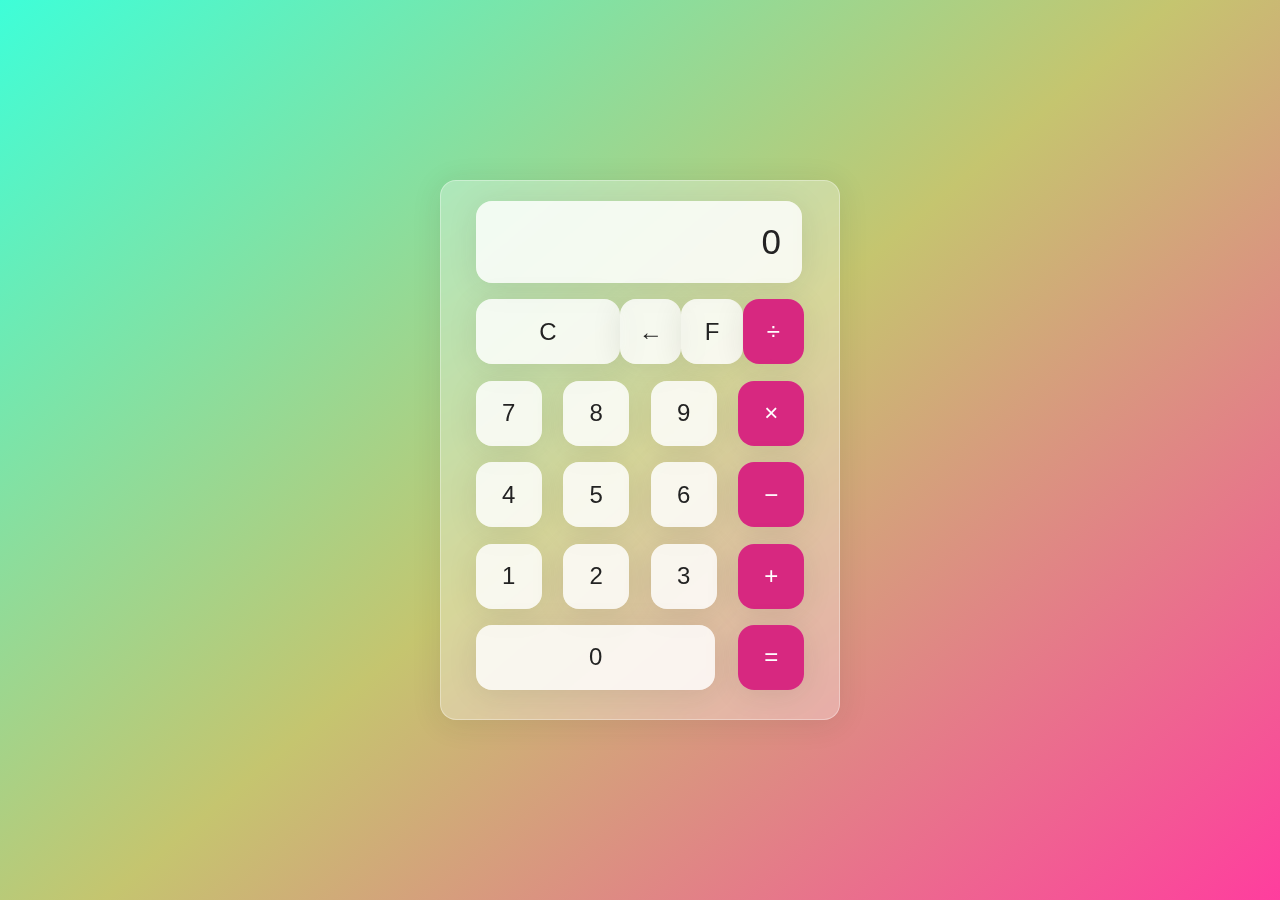
<file: calculatrice/index.html>
<!DOCTYPE html>
<html lang="en">
<head>
    <meta charset="UTF-8">
    <meta http-equiv="X-UA-Compatible" content="IE=edge">
    <meta name="viewport" content="width=device-width, initial-scale=1.0">
    <link rel="stylesheet" href="style.css">
    <title>Calculator | AsmrProg</title>
</head>
<body>
    
    <div class="wrapper">
        <section class="screen">
            0
        </section>

        <section class="calc-buttons">
            <div class="calc-button-row">
                <button class="calc-button double">
                    C
                </button>
                <button class="calc-button">
                    &larr;
                </button>
                <button class="calc-button">
                    <div class="arreterCalculatrice">
                        F
                    </div>
                </button>
                <button class="calc-button">
                    &divide;
                </button>
            </div>

            <div class="calc-button-row">
                <button class="calc-button">
                    7
                </button>
                <button class="calc-button">
                    8
                </button>
                <button class="calc-button">
                    9
                </button>
                <button class="calc-button">
                    &times;
                </button>
            </div>

            <div class="calc-button-row">
                <button class="calc-button">
                    4
                </button>
                <button class="calc-button">
                    5
                </button>
                <button class="calc-button">
                    6
                </button>
                <button class="calc-button">
                    &minus;
                </button>
            </div>

            <div class="calc-button-row">
                <button class="calc-button">
                    1
                </button>
                <button class="calc-button">
                    2
                </button>
                <button class="calc-button">
                    3
                </button>
                <button class="calc-button">
                    &plus;
                </button>
            </div>

            <div class="calc-button-row">
                <button class="calc-button triple">
                    0
                </button>
                <button class="calc-button">
                    &equals;
                </button>
            </div>
                

        </section>

    </div>

    <script src="script.js"></script>
</body>
</html>
</file>
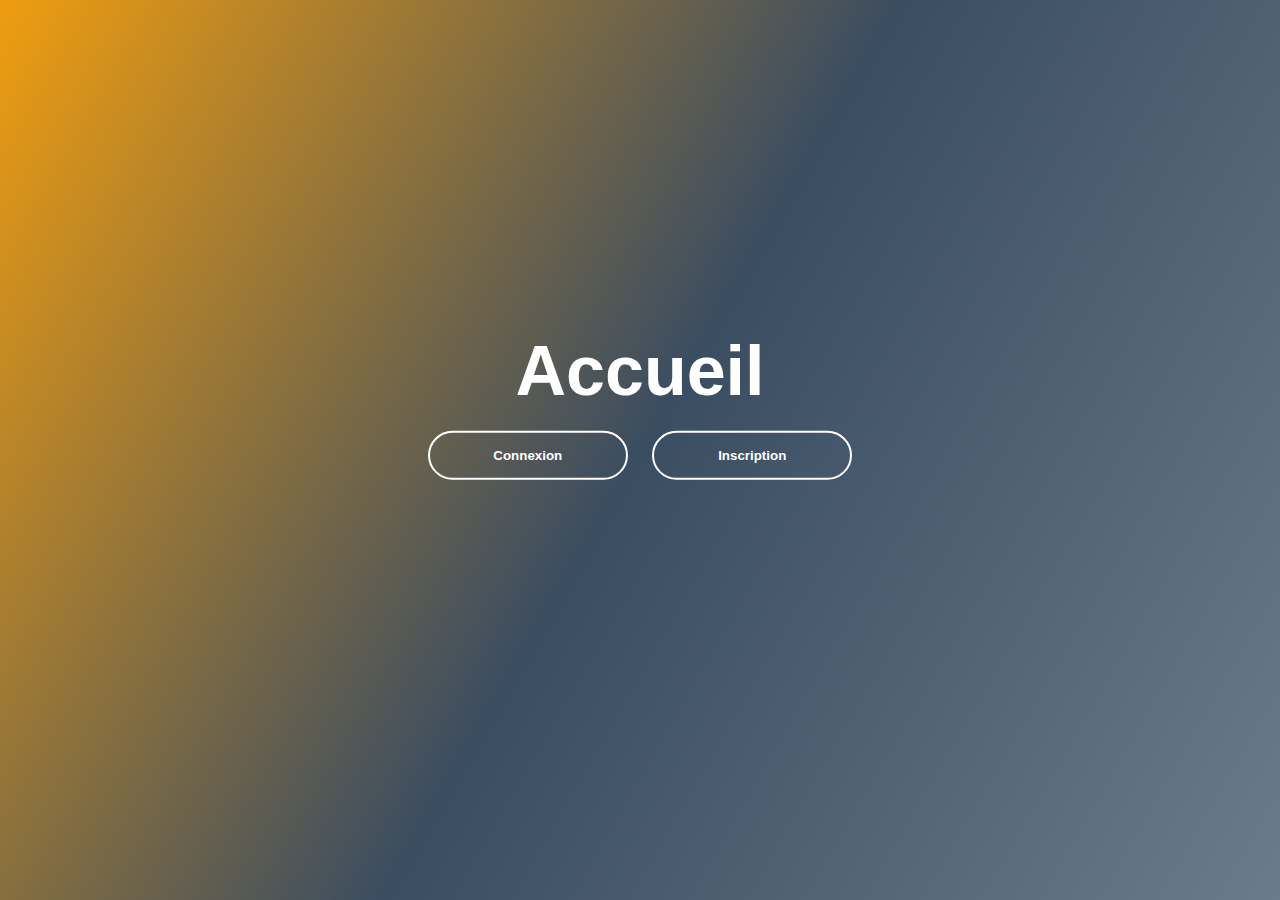
<file: Host Debian/Acceuil.html>
<!DOCTYPE html>
<html lang="fr">
<head>
    <meta charset="UTF-8">
    <meta http-equiv="X-UA-Compatible" content="IE=edge">
    <meta name="viewport" content="width=device-width, initial-scale=1.0">
    <title>Accueil</title>
    <link rel="stylesheet" href="accueilStyle.css">
</head>
<body>
    <div class="banner">
    <div class="content">
        <h1>Accueil</h1>
        <nav>
             <div>
                <a href="login_ccf.html"><button type="button">Connexion</button></a>
                <a href="Inscription_ccf.html"><button type="button">Inscription</button></a>
            </div>
        </nav>
    </div>
</div>
</body>
</html>
</file>
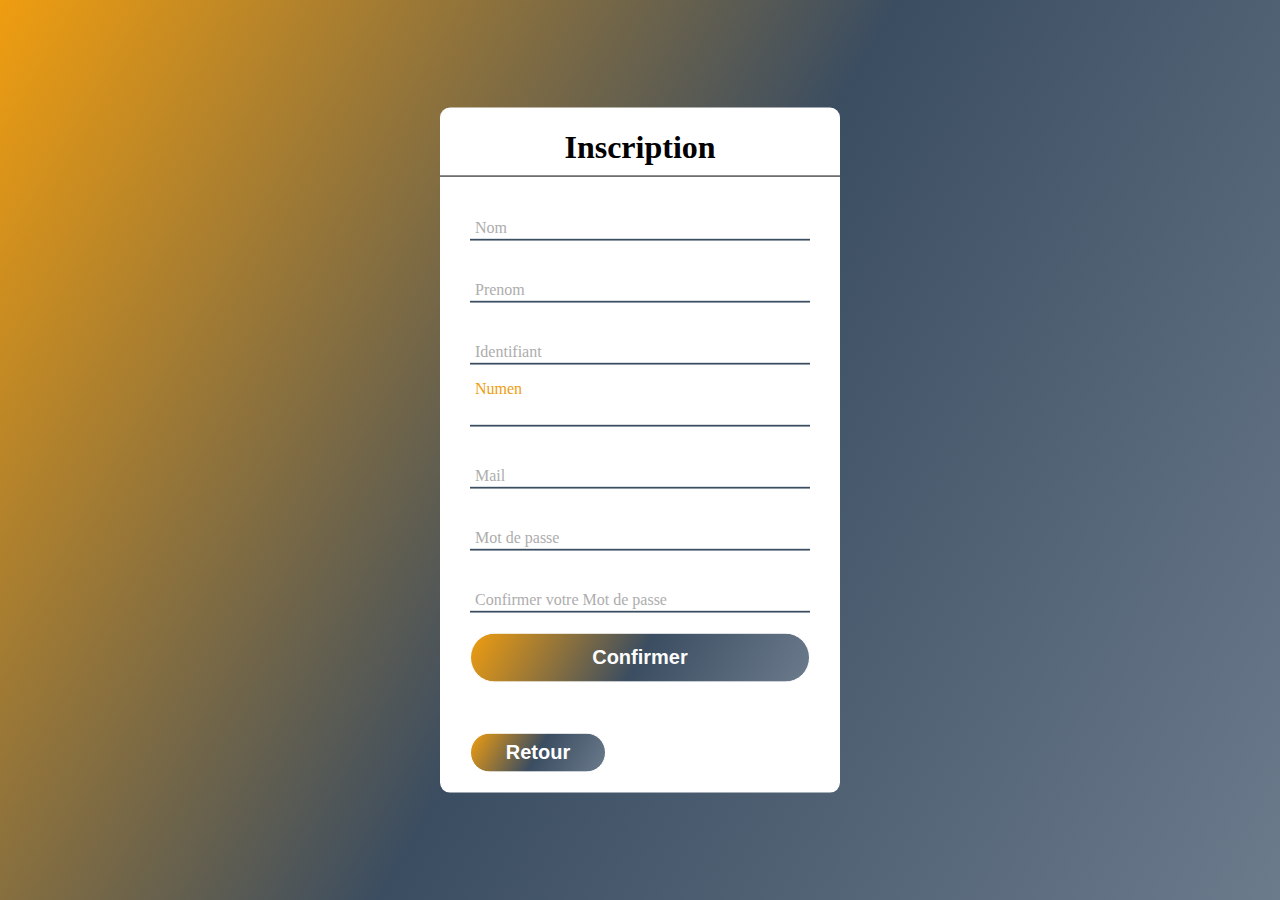
<file: Host Debian/Inscription_ccf.html>
<!DOCTYPE html>
<head>

    <title>inscription</title>
    <link rel="stylesheet" href="inscriptionStyle.css">
</head>

<body>
    <div class="contenu_formulaire">
        <div class="center">
            <h1>Inscription</h1>
            <form action="./LiaisonBDD.php" method="POST">
                <div class="txt_field">
                    <input type="text" name="nom" required>
                    <label>Nom</label>
                </div>
                <div class="txt_field">
                    <input type="text" name="prenom" required>
                    <label>Prenom</label>
                </div>
                <div class="txt_field">
                    <input type="text" name="identifiant" required>
                    <label>Identifiant</label>
                </div>
                <div class="txt_field">
                    <input type="text" id="numen" name="numen" minlength="13" maxlength="13">
                    <label>Numen</label>
                </div>
                <div class="txt_field">
                    <input type="text" name="mail" required>
                    <label>Mail</label>
                </div>
                <div class="txt_field">
                    <input type="password" name="mdp" required>
                    <label>Mot de passe</label>
                </div>
                <div class="txt_field">
                    <input type="password" name="conf_mdp" required>
                    <label>Confirmer votre Mot de passe</label>
                </div>
                <input type="submit" value="Confirmer" name="soumettre">
                <div class="signup_link">
                </div>
                <button onclick="rtn()">Retour</button>
                <script>
                function rtn() {
                    window.history.back();
                }
                </script>
            </form>
        </div>
    </div>
    
</body>
</html>
</file>
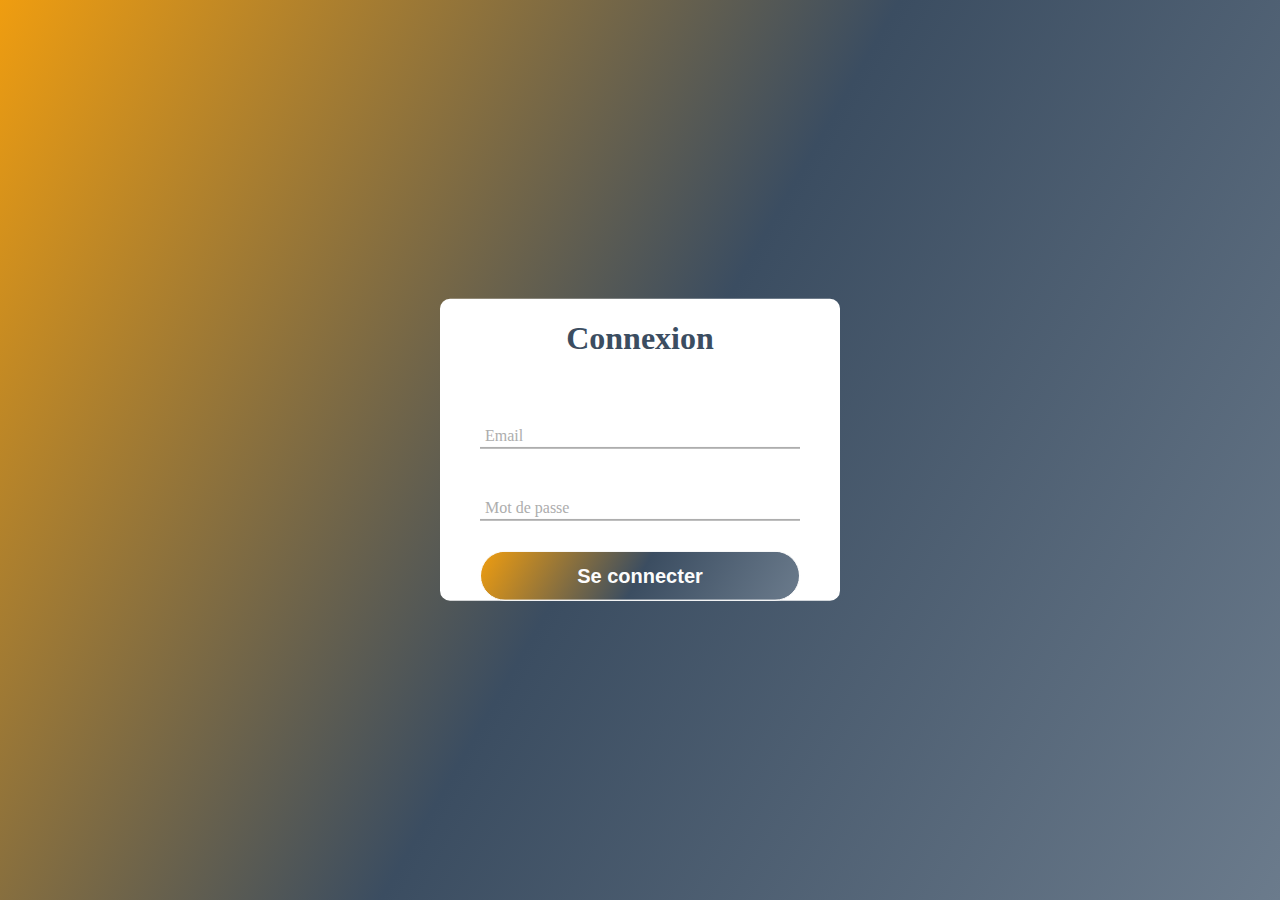
<file: Host Debian/login_ccf.html>
<!DOCTYPE html>
<head>

    <title>Login</title>
    <link rel="stylesheet" href="loginStyle.css">
</head>
<body>
    <div class="center">
        <h1>Connexion</h1>
        <form action="./login_ccf.php" method="post">
            <div class="txt_field">
                <input type="text" name="mail" required>
                <label>Email</label>
            </div>
            <div class="txt_field">
                <input type="password" name="mdp"required>
                <label>Mot de passe</label>
            </div>
            <input type="submit" name="soumettre" value="Se connecter" link="Success.html" />
            </div>
        </form>
    </div>
</body>
</html>
</file>
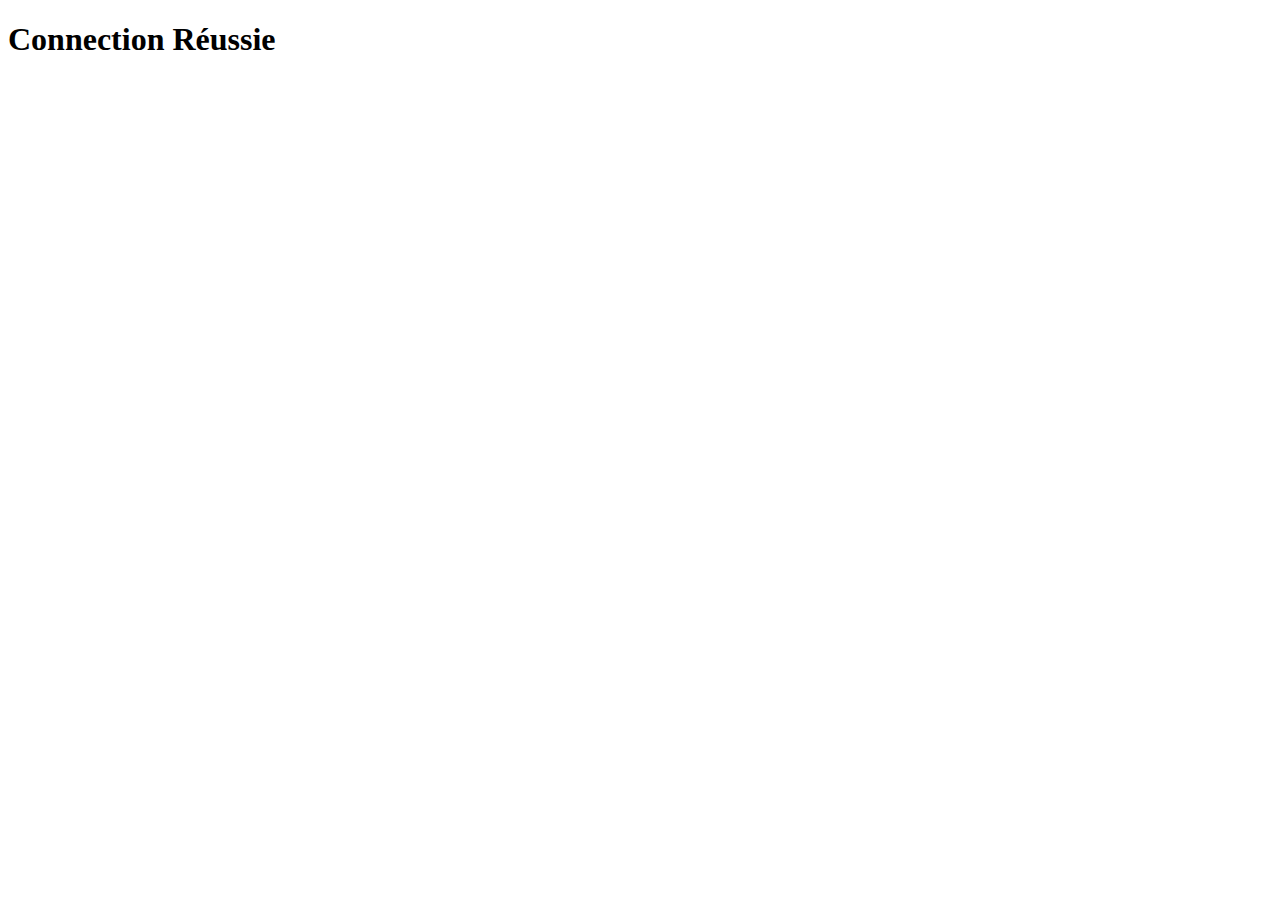
<file: Host Debian/Success.html>
<!DOCTYPE html>
<html lang="en">
<head>
    <meta charset="UTF-8">
    <meta http-equiv="X-UA-Compatible" content="IE=edge">
    <meta name="viewport" content="width=device-width, initial-scale=1.0">
    <title>Sccuess</title>
</head>
<body>
    <h1>Connection Réussie</h1>
</body>
</html>
</file>
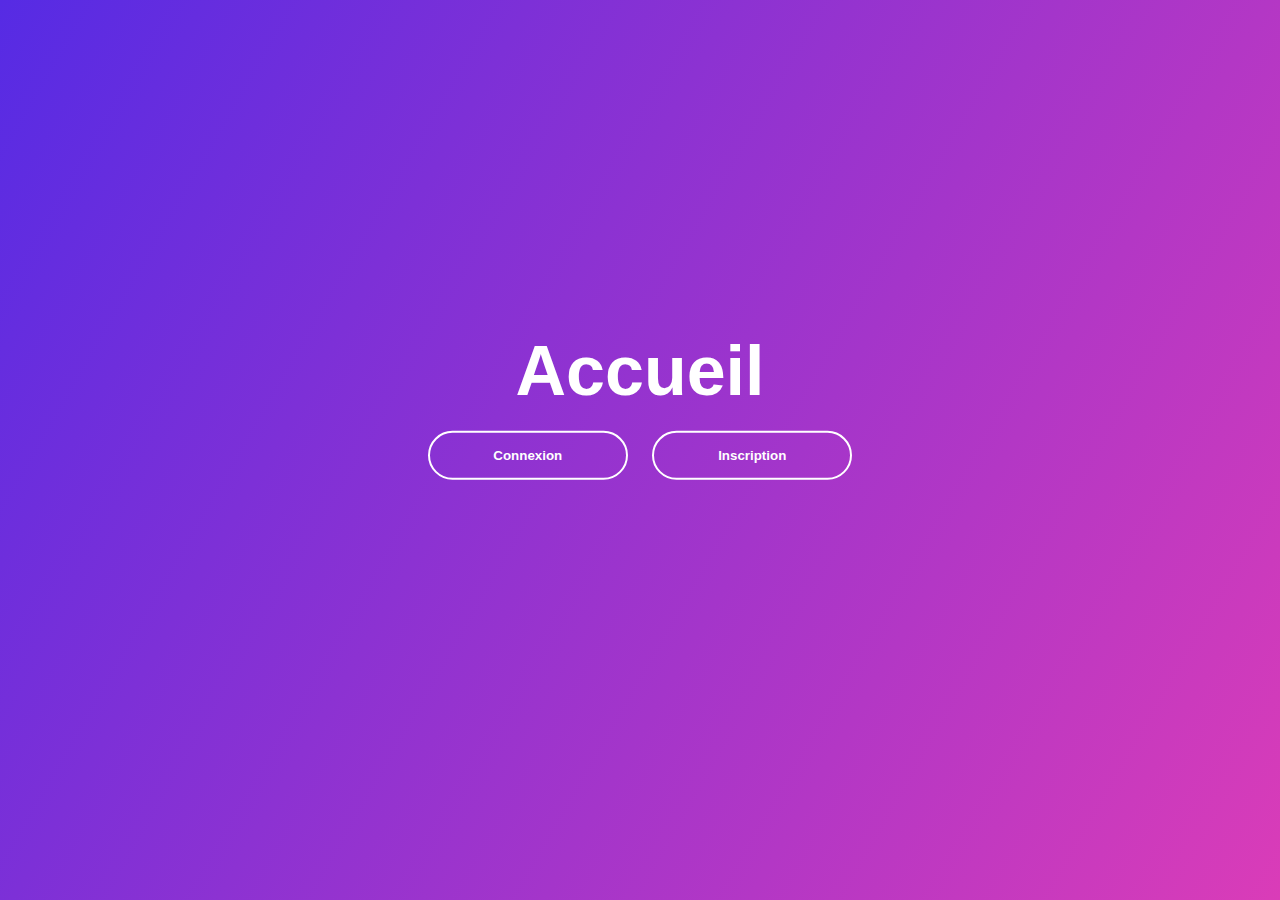
<file: CCF HostDebian SIO1/Home/Projet CCF/Acceuil.html>
<!DOCTYPE html>
<html lang="fr">
<head>
    <meta charset="UTF-8">
    <meta http-equiv="X-UA-Compatible" content="IE=edge">
    <meta name="viewport" content="width=device-width, initial-scale=1.0">
    <title>Accueil</title>
    <link rel="stylesheet" href="acceuilStyle.css">
</head>
<body>
    <div class="banner">
    <div class="content">
        <h1>Accueil</h1>
        <nav>
             <div>
                <a href="login.html"><button type="button">Connexion</button></a>
                <a href="inscription.html"><button type="button">Inscription</button></a>
            </div>
        </nav>
       
    </div>

</div>
</body>
</html>
</file>
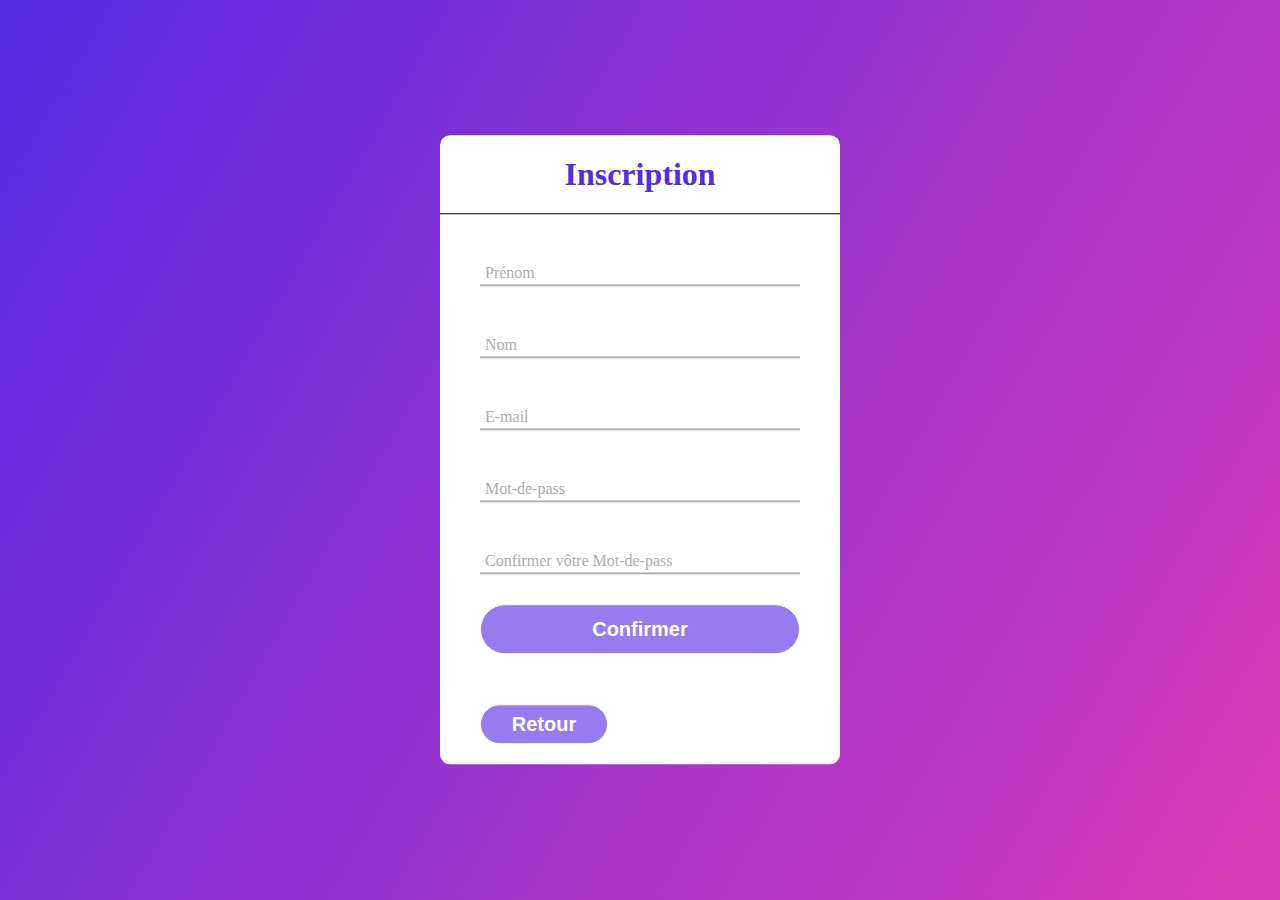
<file: CCF HostDebian SIO1/Home/Projet CCF/inscription.html>
<!DOCTYPE html>
<html lang="en">
<head>
    <meta charset="UTF-8">
    <meta http-equiv="X-UA-Compatible" content="IE=edge">
    <meta name="viewport" content="width=device-width, initial-scale=1.0">
    <title>inscription</title>
    <link rel="stylesheet" href="inscription.css">

</head>
<body>
   
<div class="center">
    <h1>Inscription</h1>
    <form method="post">
        <div class="txt_field">
            <input type="text" required>
            <label>Prénom</label>
        </div>
        <div class="txt_field">
            <input type="text" required>
            <label>Nom</label>
        </div>
        <div class="txt_field">
            <input type="text" required>
            <label>E-mail</label>
        </div>
        <div class="txt_field">
            <input type="text" required>
            <label>Mot-de-pass</label>
        </div>
        <div class="txt_field">
            <input type="text" required>
            <label>Confirmer vôtre Mot-de-pass</label>
        </div>
        <input type="submit" value="Confirmer">
        <div class="signup_link">
        </div>
        <button onclick="rtn()">Retour</button>
        <script>
            function rtn() {
                window.history.back();
            }
        </script>
    </form>
</div>
</body>
</html>
</file>
<file: calculatrice/style.css>
html{
    box-sizing: border-box;
    height: 100%;
}

*,
*::before,
*::after{
    box-sizing: inherit;
    margin: 0;
    padding: 0;
}

body{
    align-items: center;
    background: linear-gradient(320deg, #ff3d9e, #c5c56f, #3efed8);
    display: flex;
    font-family: 'Dosis', sans-serif;
    font-display: swap;
    height: inherit;
    justify-content: center;
}

.wrapper{
    backdrop-filter: blur(5.5px);
    -webkit-backdrop-filter: blur(5.5px);
    border-radius: 16px;
    box-shadow: 0 4px 30px rgba(35, 35, 35, 0.1);
    color: #232323;
    backdrop-filter: blur(4px);
    -webkit-backdrop-filter: blur(4px);
    background: rgba(255, 255, 255, 0.30);
    border: 1px solid rgba(255, 255, 255, 0.34);
    flex-basis: 400px;
    height: 540px;
    padding: 20px 35px;
}

.screen{
    backdrop-filter: blur(5.5px);
    -webkit-backdrop-filter: blur(5.5px);
    background: rgba(255, 255, 255, 0.75);
    border: 1px solid rgba(255, 255, 255, 0.01);
    border-radius: 16px;
    box-shadow: 0 4px 30px rgba(35, 35, 35, 0.1);
    color: #232323;
    font-size: 35px;
    overflow: auto;
    padding: 20px;
    text-align: right;
    width: 326px;
}

.calc-button-row{
    display: flex;
    justify-content: space-between;
    margin: 5% 0;
}

.calc-button{
    backdrop-filter: blur(5.5px);
    -webkit-backdrop-filter: blur(5.5px);
    background: rgba(255, 255, 255, 0.75);
    border: 1px solid rgba(255, 255, 255, 0.01);
    border-radius: 16px;
    box-shadow: 0 4px 30px rgba(35, 35, 35, 0.1);
    color: #232323;
    flex-basis: 20%;
    font-family: inherit;
    font-size: 24px;
    height: 65px;
}

.calc-button:last-child{
    backdrop-filter: blur(5.5px);
    -webkit-backdrop-filter: blur(5.5px);
    background: rgba(255, 255, 255, 0.75);
    border: 1px solid rgba(255, 255, 255, 0.01);
    border-radius: 16px;
    box-shadow: 0 4px 30px rgba(35, 35, 35, 0.1);
    color: #fff;
    background: #d72880;
}

.calc-button:last-child:hover{
    background-color: inherit;
    color: inherit;
}

.calc-button:hover{
    background-color: inherit;
}

.calc-button:active{
    background-color: #ffef78;
}

.double{
    flex-basis: 47%;
}

.triple{
    flex-basis: 73%;
}
</file>
<file: Host Debian/accueilStyle.css>
*{
    margin: 0;
    padding: 0;
    font-family: sans-serif;
}
.banner{
    margin: 0;
    padding: 0;
    font-family: montserrat;
    background: linear-gradient(120deg, #ef9d10, #3b4d61, #6b7b8c);
    height: 100vh;
    overflow: hidden;
}
.content{
    width: 100%;
    position: absolute;
    top: 50%;
    transform: translateY(-80%);
    text-align: center;
    color: rgb(255, 255, 255);
}
.content h1{
    font-size: 70px;
    margin-top: 80px;
}
button{
    width: 200px;
    padding: 15px 0;
    text-align: center;
    margin: 20px 10px;
    border-radius: 25px;
    font-weight: bold;
    border: 2px solid #ffffff;
    background: transparent;
    color: rgb(255, 255, 255);
    cursor: pointer;
}
</file>
<file: Host Debian/inscriptionStyle.css>
body{
    margin: 0;
    padding: 0;
    font-family: montserrat;
    background: linear-gradient(120deg,#ef9d10, #3b4d61, #6b7b8c);
    height: 100vh;
    overflow: hidden;
}
.center{
    position: absolute;
    top: 50%;
    left: 50%;
    transform: translate(-50%, -50%);
    width: 400px;
    background: #ffffff;
    border-radius: 10px;
}
.center h1{
    text-align: center;
    padding: 0 0 10px 0;
    border-bottom: 1px solid rgb(0, 0, 0);
    color:(120deg, #ef9d10, #3b4d61, #6b7b8c);
}
.center form{
    padding: 0 30px;
    box-sizing: border-box;
}
form .txt_field{
    position: relative;
    border-bottom: 2px solid #3b4d61;
    margin: 20px 0;
}
.txt_field input{
    width: 100%;
    padding: 0 5px;
    height: 40px;
    font-size: 16px;
    border: none;
    outline: none;
}
.txt_field label{
    position: absolute;
    top: 50%;
    left: 5px;
    color: #adadad;
    transform: translateY(6-50%);
    font-size: 16px;
    pointer-events: none;
    transition: .5s;
}
.txt_field span ::before{
    content: '';
    position: absolute;
    top: 40px;
    left: 0px;
    width: 0%;
    height: 2px;
    background: #ef9d10;
    transition: .5s;
}
.txt_field input:focus ~ label,
.txt_field input:valid ~ label{
    top: -5px;
    color: #ef9d10;
}
.txt_field input:valid ~ span::before,
.txt_field input:valid ~ span::before{
    width: 100%;
}
.pass{
    margin: -5px 0 20 =px 5px;
    color: #a6a6a6;
    cursor: pointer;
}
.pass :hover{
    text-decoration: underline;
}
input[type="submit"]{
    width: 100%;
    height: 50px;
    border: 1px solid;
    background: linear-gradient(120deg, #ef9d10, #3b4d61, #6b7b8c);
    border-radius: 25px;
    font-size: 20px;
    color: #fcfcfc;
    font-weight: 700;
    cursor: pointer;
    outline: none;
}
input[type="submit"]:hover{
    border-color: #ffffff;
    transition: .5s;
}
.signup_link{
    margin: 30px 0;
    text-align: center;
    font-size: 16px;
    color: #666666;
}
.signup_link a{
    color: #ef9d10;
    text-decoration: none;
}
.signup_link a:hover{
    text-decoration: underline;
}
button{
    width: 40%;
    height: 40px;
    border: 1px solid;
    background: linear-gradient(120deg, #ef9d10, #3b4d61, #6b7b8c);
    border-radius: 25px;
    font-size: 20px;
    color: #fcfcfc;
    font-weight: 600;
    cursor: pointer;
    outline: none;
    margin: 20px 0;
    text-align: center;
    font-size: 20px;
    color: #ffffff;
}
</file>
<file: Host Debian/loginStyle.css>
body{
    margin: 0;
    padding: 0;
    font-family: montserrat;
    background: linear-gradient(120deg, #ef9d10, #3b4d61, #6b7b8c);
    height: 100vh;
    overflow: hidden;
}
.center{
    position: absolute;
    top: 50%;
    left: 50%;
    transform: translate(-50%, -50%);
    width: 400px;
    background: #ffffff;
    border-radius: 10px;
}
.center h1{
    text-align: center;
    padding: 0 0 20px 0;
    border-bottom: px solid rgb(0, 0, 0);
    color: #3b4d61;
}
.center form{
    padding: 0 40px;
    box-sizing: border-box;
}
form .txt_field{
    position: relative;
    border-bottom: 2px solid #adadad;
    margin: 30px 0;
}
.txt_field input{
    width: 100%;
    padding: 0 5px;
    height: 40px;
    font-size: 16px;
    border: none;
    outline: none;
}
.txt_field label{
    position: absolute;
    top: 50%;
    left: 5px;
    color: #adadad;
    transform: translateY(6-50%);
    font-size: 16px;
    pointer-events: none;
    transition: .5s;
}
.txt_field span ::before{
    content: '';
    position: absolute;
    top: 40px;
    left: 0px;
    width: 0%;
    height: 2px;
    background: #ef9d10;
    transition: .5s;
}
.txt_field input:focus ~ label,
.txt_field input:valid ~ label{
    top: -5px;
    color: #ef9d10;
}
.txt_field input:valid ~ span::before,
.txt_field input:valid ~ span::before{
    width: 100%;
}
.pass{
    margin: -5px 0 20 =px 5px;
    color: #a6a6a6;
    cursor: pointer;
}
.pass :hover{
    text-decoration: underline;
}
input[type="submit"]{
    width: 100%;
    height: 50px;
    border: 1px solid;
    background: linear-gradient(120deg, #ef9d10, #3b4d61, #6b7b8c);
    border-radius: 25px;
    font-size: 20px;
    color: #fcfcfc;
    font-weight: 700;
    cursor: pointer;
    outline: none;
}
input[type="submit"]:hover{
    border-color: #ffffff;
    transition: .5s;
}
.signup_link{
    margin: 30px 0;
    text-align: center;
    font-size: 16px;
    color: #666666;
}
.signup_link a{
    color: #ef9d10;
    text-decoration: none;
}
.signup_link a:hover{
    text-decoration: underline;
}
</file>
<file: CCF HostDebian SIO1/Home/Projet CCF/acceuilStyle.css>
*{
    margin: 0;
    padding: 0;
    font-family: sans-serif;
}
.banner{
    margin: 0;
    padding: 0;
    font-family: montserrat;
    background: linear-gradient(120deg, #562be4, #da3cb8);
    height: 100vh;
    overflow: hidden;
}
.content{
    width: 100%;
    position: absolute;
    top: 50%;
    transform: translateY(-80%);
    text-align: center;
    color: rgb(255, 255, 255);
}
.content h1{
    font-size: 70px;
    margin-top: 80px;
}
button{
    width: 200px;
    padding: 15px 0;
    text-align: center;
    margin: 20px 10px;
    border-radius: 25px;
    font-weight: bold;
    border: 2px solid #ffffff;
    background: transparent;
    color: rgb(255, 255, 255);
    cursor: pointer;
}
</file>
<file: CCF HostDebian SIO1/Home/Projet CCF/inscription.css>
body{
    margin: 0;
    padding: 0;
    font-family: montserrat;
    background: linear-gradient(120deg, #562be4, #da3cb8);
    height: 100vh;
    overflow: hidden;
}
.center{
    position: absolute;
    top: 50%;
    left: 50%;
    transform: translate(-50%, -50%);
    width: 400px;
    background: #ffffff;
    border-radius: 10px;
}
.center h1{
    text-align: center;
    padding: 0 0 20px 0;
    border-bottom: 1px solid rgb(0, 0, 0);
    color: #562be4;
}
.center form{
    padding: 0 40px;
    box-sizing: border-box;
}
form .txt_field{
    position: relative;
    border-bottom: 2px solid #adadad;
    margin: 30px 0;
}
.txt_field input{
    width: 100%;
    padding: 0 5px;
    height: 40px;
    font-size: 16px;
    border: none;
    outline: none;
}
.txt_field label{
    position: absolute;
    top: 50%;
    left: 5px;
    color: #adadad;
    transform: translateY(6-50%);
    font-size: 16px;
    pointer-events: none;
    transition: .5s;
}
.txt_field span ::before{
    content: '';
    position: absolute;
    top: 40px;
    left: 0px;
    width: 0%;
    height: 2px;
    background: #562be4;
    transition: .5s;
}
.txt_field input:focus ~ label,
.txt_field input:valid ~ label{
    top: -5px;
    color: #562be4;
}
.txt_field input:valid ~ span::before,
.txt_field input:valid ~ span::before{
    width: 100%;
}
.pass{
    margin: -5px 0 20 =px 5px;
    color: #a6a6a6;
    cursor: pointer;
}
.pass :hover{
    text-decoration: underline;
}
input[type="submit"]{
    width: 100%;
    height: 50px;
    border: 1px solid;
    background: #562be49e;
    border-radius: 25px;
    font-size: 20px;
    color: #fcfcfc;
    font-weight: 700;
    cursor: pointer;
    outline: none;
}
input[type="submit"]:hover{
    border-color: #ffffff;
    transition: .5s;
}
.signup_link{
    margin: 30px 0;
    text-align: center;
    font-size: 16px;
    color: #666666;
}
.signup_link a{
    color: #562be4;
    text-decoration: none;
}
.signup_link a:hover{
    text-decoration: underline;
}
button{
    width: 40%;
    height: 40px;
    border: 1px solid;
    background: #562be49e;
    border-radius: 25px;
    font-size: 20px;
    color: #fcfcfc;
    font-weight: 600;
    cursor: pointer;
    outline: none;
    margin: 20px 0;
    text-align: center;
    font-size: 20px;
    color: #ffffff;
}
</file>
